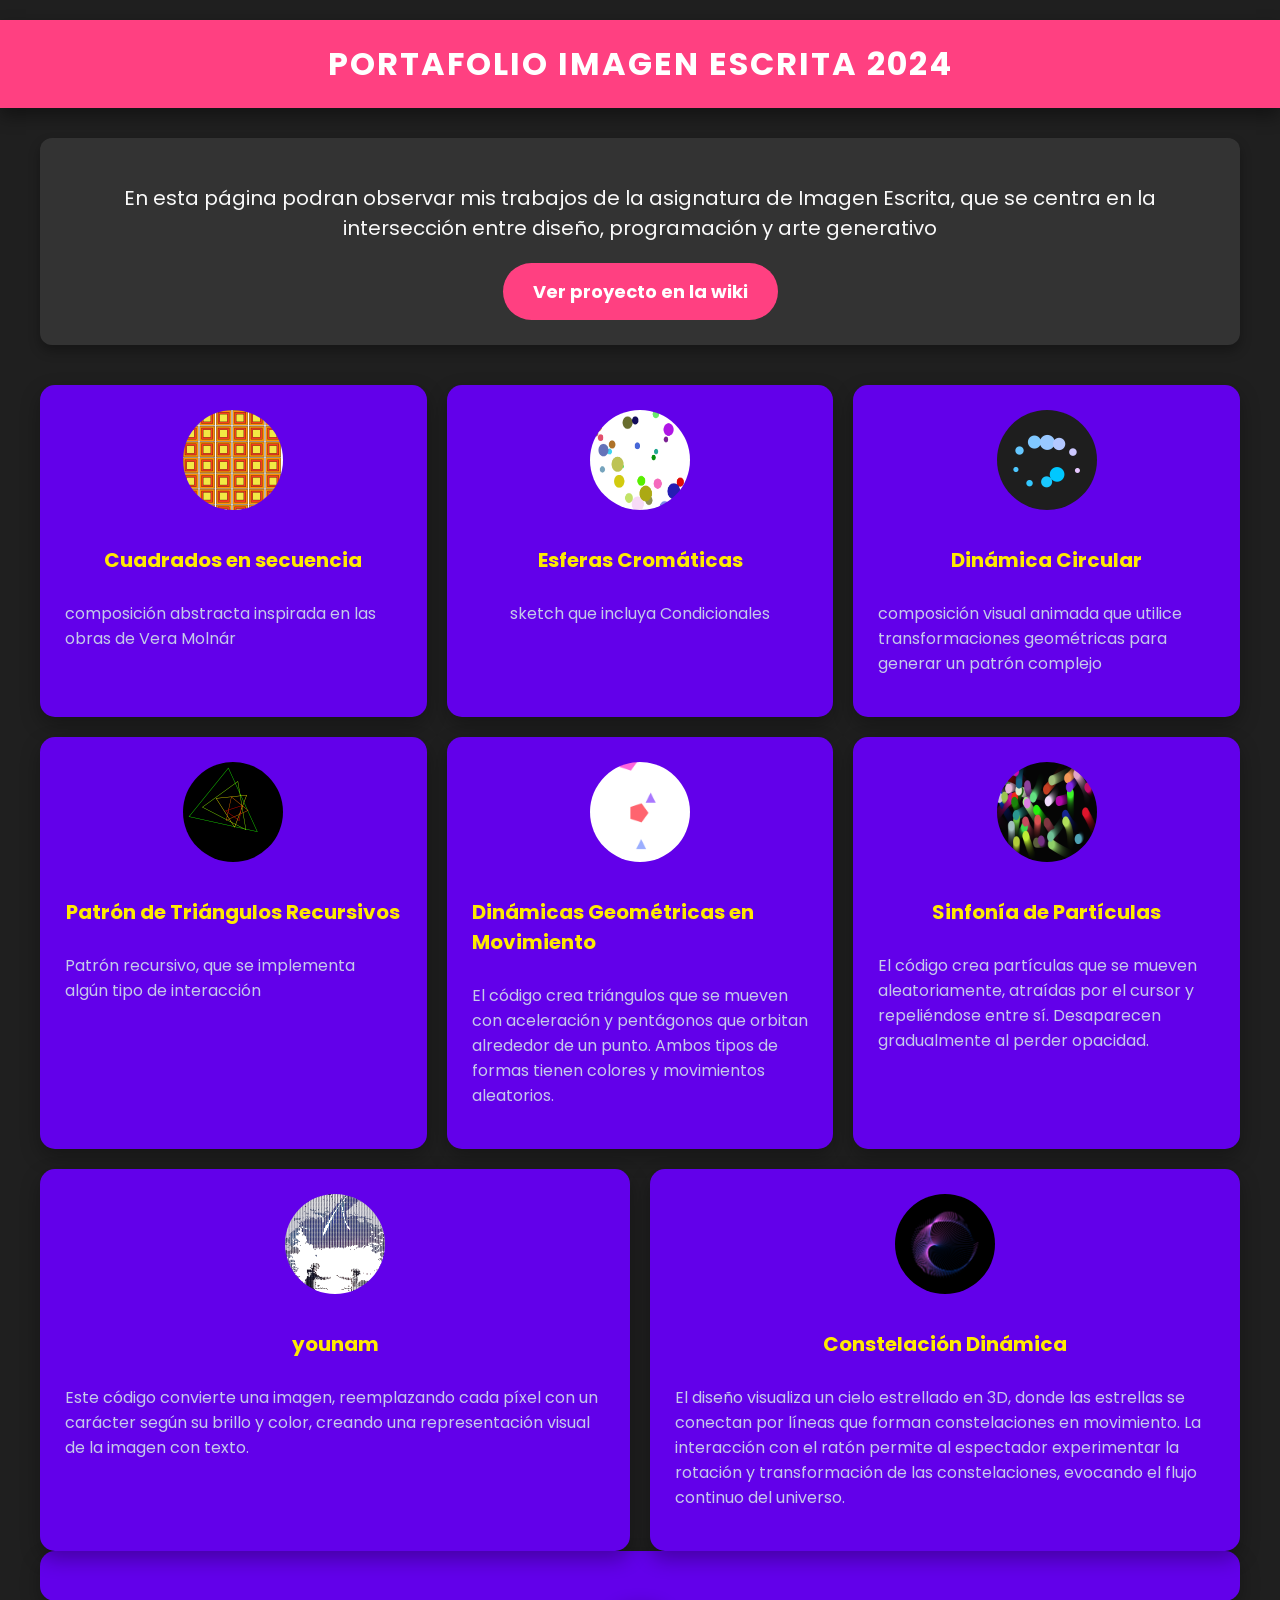
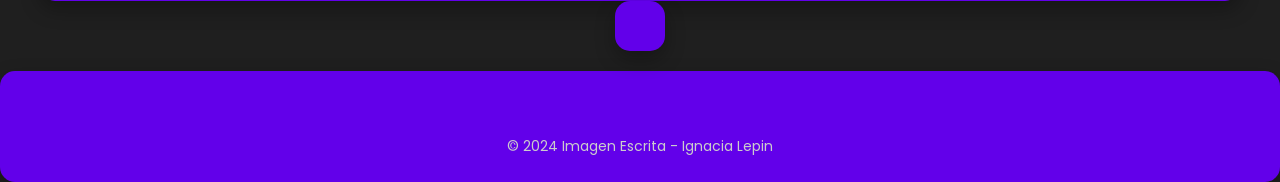
<file: index.html>
<!DOCTYPE html>
<html lang="es">

<head>
    <meta charset="UTF-8">
    <meta name="viewport" content="width=device-width, initial-scale=1.0">
    <title>Sitio Web Imagen Escrita</title>
    <style>
        /* Estilos generales */
        @import url('https://fonts.googleapis.com/css2?family=Poppins:wght@400;700&display=swap');

        body {
            font-family: 'Poppins', sans-serif;
            margin: 0;
            padding: 0;
            background-color: #1f1f1f; /* Fondo oscuro */
            color: #ffffff;
            overflow-x: hidden;
        }

        /* Contenedor principal */
        main {
            display: flex;
            flex-direction: column;
            align-items: center;
            padding: 20px;
        }

        /* Encabezado */
        header {
            background-color: #ff4081; /* Rosa brillante */
            color: #ffffff;
            padding: 20px;
            width: 100%;
            text-align: center;
            font-size: 32px;
            font-weight: bold;
            text-transform: uppercase;
            margin-bottom: 30px;
            letter-spacing: 2px;
            box-shadow: 0 8px 16px rgba(0, 0, 0, 0.4);
        }

        /* Contenedor de contenido */
        .content-wrapper {
            width: 100%;
            max-width: 1200px;
        }

        /* Sección de contenido */
        .content {
            background-color: #333333;
            padding: 25px;
            margin-bottom: 40px;
            border-radius: 12px;
            box-shadow: 0 6px 12px rgba(0, 0, 0, 0.3);
            text-align: center;
            color: #f1f1f1;
        }

        .content p {
            font-size: 20px;
            margin-bottom: 20px;
            color: #f9f9f9; /* Blanco suave */
        }

        /* Botón */
        .btn {
            display: inline-block;
            padding: 15px 30px;
            background-color: #ff4081;
            color: white;
            text-decoration: none;
            border-radius: 50px;
            font-size: 18px;
            font-weight: bold;
            transition: background-color 0.3s ease, transform 0.3s ease;
        }

        .btn:hover {
            background-color: #e91e63; /* Rosa más oscuro */
            transform: translateY(-4px);
        }

        /* Proyectos */
        .projects-grid {
            display: flex;
            flex-wrap: wrap;
            justify-content: space-between;
            gap: 20px;
        }

        .project-item {
            flex: 1 1 calc(25% - 20px);
            display: flex;
            flex-direction: column;
            align-items: center;
            text-decoration: none;
            color: #ffffff;
            border-radius: 15px;
            padding: 25px;
            background-color: #6200ea; /* Púrpura brillante */
            transition: transform 0.3s ease, box-shadow 0.3s ease;
            box-shadow: 0 8px 20px rgba(0, 0, 0, 0.3);
        }

        .project-item img {
            width: 100px;
            height: 100px;
            border-radius: 50%;
            margin-bottom: 15px;
        }

        .project-item:hover {
            transform: scale(1.1);
            box-shadow: 0 12px 25px rgba(0, 0, 0, 0.4);
        }

        .project-item h3 {
            font-size: 20px;
            margin-bottom: 10px;
            color: #ffea00; /* Amarillo brillante */
        }

        .project-item p {
            font-size: 16px;
            color: #c5cae9; /* Azul claro */
        }

        /* Footer */
        footer {
            margin-top: 40px;
            text-align: center;
            color: #cccccc;
            font-size: 14px;
        }

        /* Responsivo */
        @media (max-width: 768px) {
            .project-item {
                flex: 1 1 calc(50% - 20px);
            }
        }

        @media (max-width: 480px) {
            .project-item {
                flex: 1 1 100%;
            }
        }
    </style>
</head>

<body>
    <main>
        <header>
            Portafolio imagen escrita 2024
        </header>

        <div class="content-wrapper">
            <!-- Sección de contenido -->
            <div class="content">
               
                <p>
                En esta página podran observar mis trabajos de la asignatura de Imagen Escrita, que se centra en la intersección entre diseño, programación y arte generativo
            </p>

                <a href="https://wiki.ead.pucv.cl/Ignacia_Lep%C3%ADn" target="_blank" class="btn">Ver proyecto en la wiki</a>
            </div>

            <!-- Proyectos en grilla -->
            <div class="projects-grid">
                <a href="Proyectos/Tarea 1/index.html" target="_blank" class="project-item">
                    <img src="Proyectos/Tarea 1/cuadrados.png" alt="Cuadrados en secuencia">
                    <h3>Cuadrados en secuencia</h3>
                    <p>composición abstracta inspirada en las obras de Vera Molnár</p>
                </a>

                <a href="Proyectos/Tarea 2/index.html" target="_blank" class="project-item">
                    <img src="Proyectos/Tarea 2/circulos 1.png" alt="Esferas Cromáticas">
                    <h3>Esferas Cromáticas</h3>
                    <p>sketch que incluya Condicionales</p>
                </a>

                <a href="Proyectos/Tarea 3/index.html" target="_blank" class="project-item">
                    <img src="Proyectos/Tarea 3/circulos.png" alt="Dinámica Circular">
                    <h3>Dinámica Circular</h3>
                    <p>composición visual animada que utilice transformaciones geométricas para generar un patrón complejo </p>
                </a>

                <a href="Proyectos/Tarea 4/index.html" target="_blank" class="project-item">
                    <img src="Proyectos/Tarea 4/Triangulos.png" alt="Patrón de Triángulos Recursivos">
                    <h3>Patrón de Triángulos Recursivos</h3>
                    <p>Patrón recursivo, que se implementa algún tipo de interacción </p>
                </a>

                <a href="Proyectos/Tarea 5/index.html" target="_blank" class="project-item">
                    <img src="Proyectos/Tarea 5/geometrico.png" alt="Dinámicas Geométricas en Movimiento">
                    <h3>Dinámicas Geométricas en Movimiento</h3>
                    <p>El código crea triángulos que se mueven con aceleración y pentágonos que orbitan alrededor de un punto. Ambos tipos de formas tienen colores y movimientos aleatorios.</p>
                </a>

                <a href="Proyectos/Tarea 6/index.html" target="_blank" class="project-item">
                    <img src="Proyectos/Tarea 6/circulos 3.png" alt="Sinfonía de Partículas">
                    <h3>Sinfonía de Partículas</h3>
                    <p>El código crea partículas que se mueven aleatoriamente, atraídas por el cursor y repeliéndose entre sí. Desaparecen gradualmente al perder opacidad.</p>
                </a>

                <a href="Proyectos/Tarea 7/index.html" target="_blank" class="project-item">
                    <img src="Proyectos/Tarea 7/your name 2.jpg" alt="younam">
                    <h3>younam</h3>
                    <p>Este código convierte una imagen, reemplazando cada píxel con un carácter según su brillo y color, creando una representación visual de la imagen con texto. </p>
                    
                    <a href="Proyectos/Tarea 8/index.html" target="_blank" class="project-item">
                        <img src="Proyectos/Tarea 8/imprimir.png" alt="Constelación Dinámica">
                        <h3>Constelación Dinámica</h3>
                        <p>El diseño visualiza un cielo estrellado en 3D, donde las estrellas se conectan por líneas que forman constelaciones en movimiento. La interacción con el ratón permite al espectador experimentar la rotación y transformación de las constelaciones, evocando el flujo continuo del universo.</p>
                </div>
        </div>
    </main>

    <footer>
        &copy; 2024 Imagen Escrita - Ignacia Lepin
    </footer>
</body>

</html>
</file>
